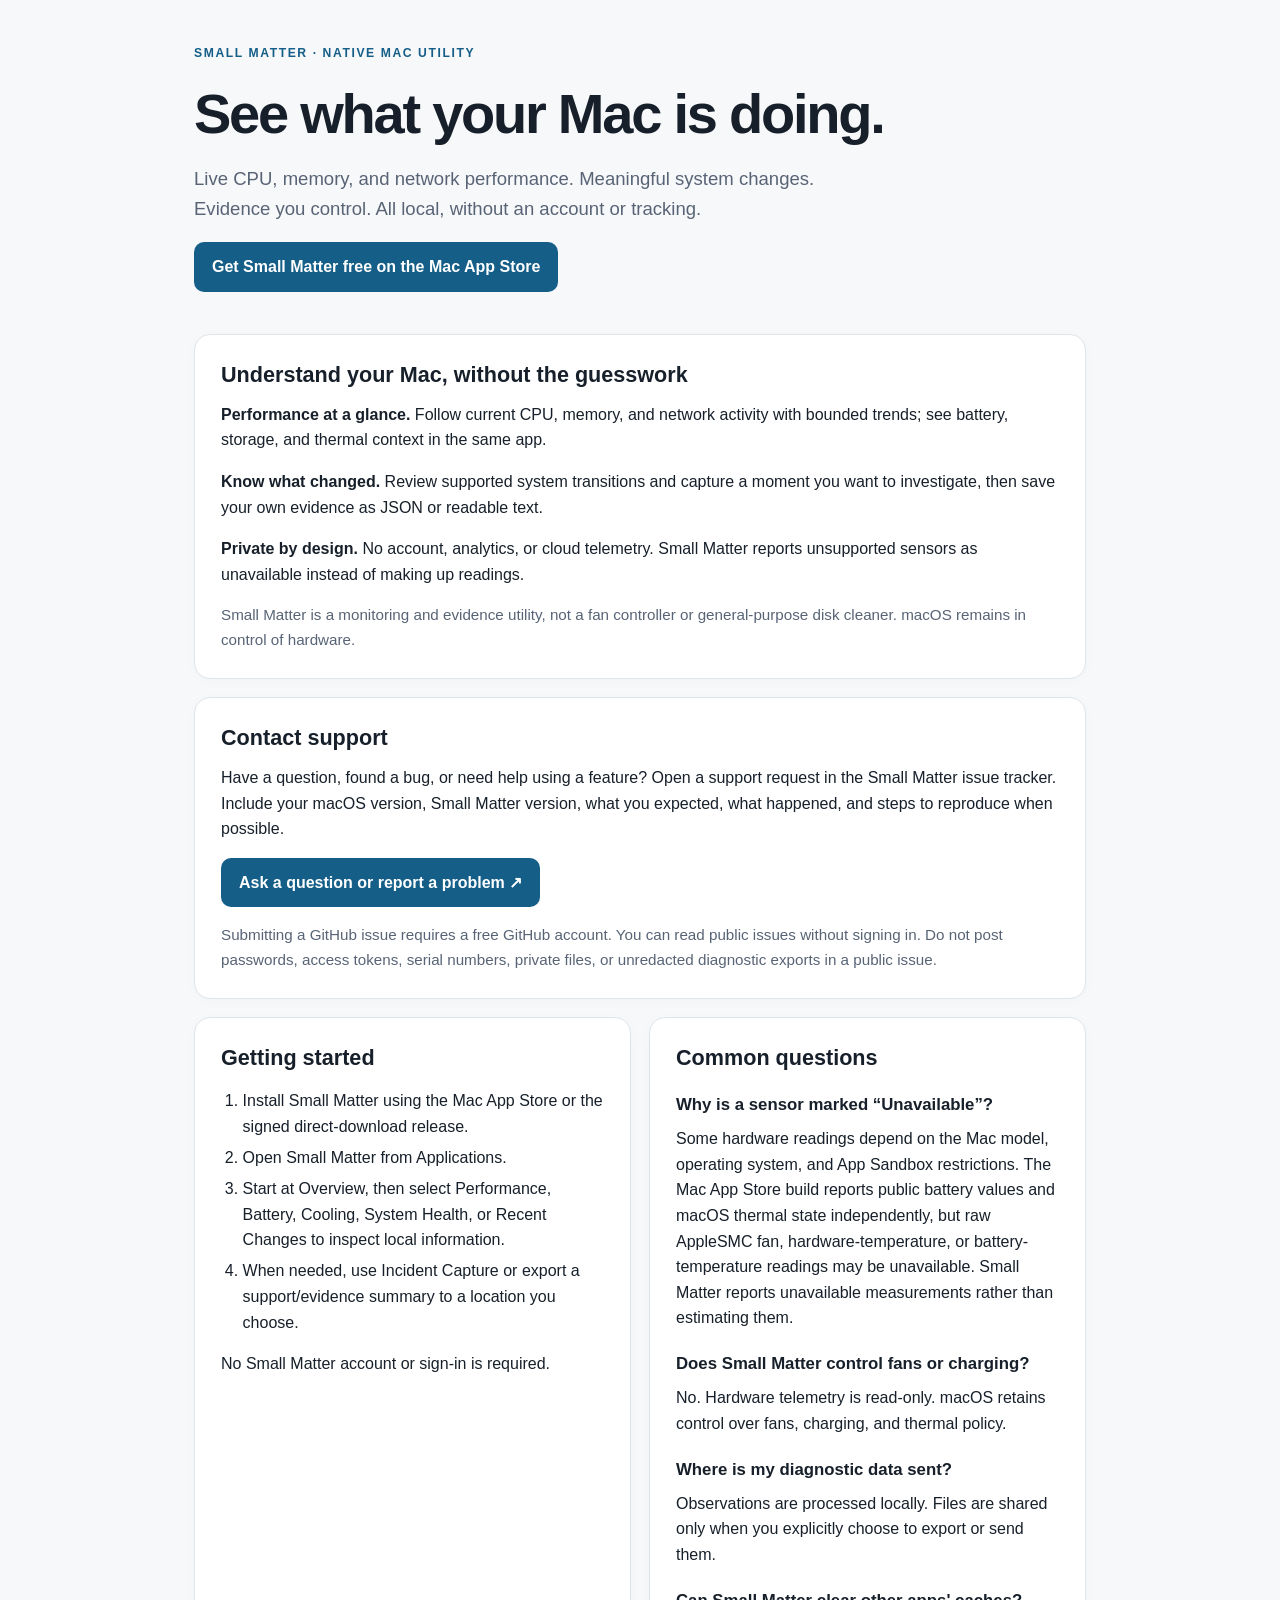
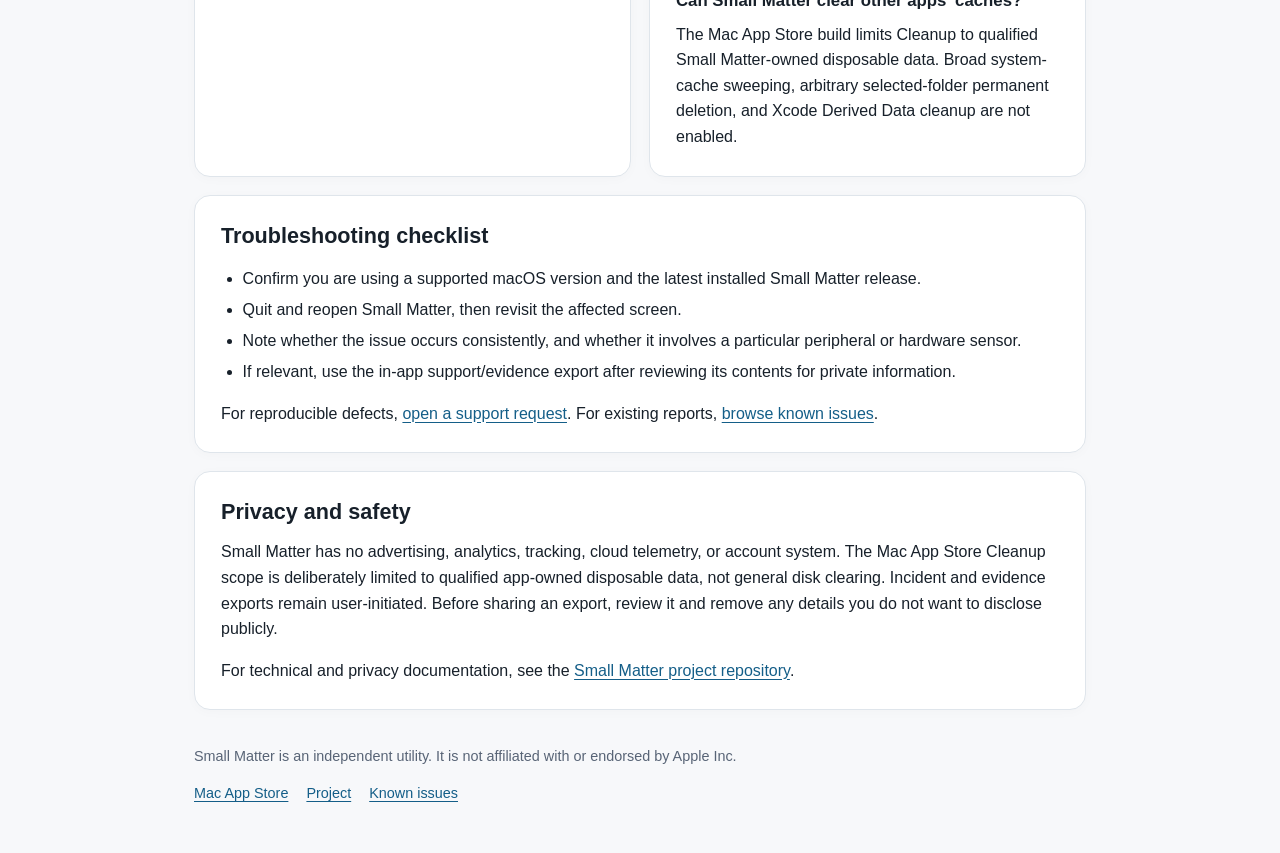
<file: docs/index.html>
<!doctype html>
<html lang="en">
<head>
  <meta charset="utf-8">
  <meta name="viewport" content="width=device-width, initial-scale=1">
  <meta name="description" content="Small Matter is a private, native Mac performance monitor. See CPU, memory and network activity, understand system changes, and find official support.">
  <meta name="color-scheme" content="light dark">
  <meta property="og:type" content="website">
  <meta property="og:title" content="Small Matter — See what your Mac is doing">
  <meta property="og:description" content="A native, privacy-first Mac performance monitor. Live CPU, memory, and network activity, meaningful system changes, and evidence you control.">
  <meta property="og:url" content="https://computeaholic.github.io/small-matter/">
  <meta name="twitter:card" content="summary">
  <title>Small Matter — See what your Mac is doing | Support</title>
  <style>
    :root{font-family:-apple-system,BlinkMacSystemFont,"Segoe UI",sans-serif;color-scheme:light dark;--bg:#f7f8fa;--surface:#fff;--text:#17202a;--muted:#586476;--line:#dfe5eb;--accent:#145e88}
    *{box-sizing:border-box}body{margin:0;background:var(--bg);color:var(--text);line-height:1.6}a{color:var(--accent);text-underline-offset:3px}a:focus-visible{outline:3px solid #5ca4d1;outline-offset:3px}header,main,footer{max-width:940px;margin:auto;padding:0 24px}header{padding-top:44px}.eyebrow{font-weight:700;letter-spacing:.13em;text-transform:uppercase;font-size:.76rem;color:var(--accent)}h1{font-size:clamp(2.25rem,5vw,3.5rem);letter-spacing:-.04em;line-height:1.1;margin:.35em 0}h2{font-size:1.35rem;line-height:1.3;margin:0 0 .6em}h3{font-size:1.05rem;margin:1.2em 0 .2em}p{margin:.45em 0 1em}.lead{font-size:1.16rem;color:var(--muted);max-width:680px}main{padding-top:26px}.grid{display:grid;grid-template-columns:repeat(2,minmax(0,1fr));gap:18px}.panel{background:var(--surface);border:1px solid var(--line);border-radius:16px;padding:26px;margin:0 0 18px;box-shadow:0 2px 12px #00000006}.panel p:last-child{margin-bottom:0}.cta{display:inline-block;background:var(--accent);color:#fff;padding:12px 18px;border-radius:10px;text-decoration:none;font-weight:650}.cta:hover{filter:brightness(.9)}.note{color:var(--muted);font-size:.95rem}ol,ul{padding-left:1.35em}li{margin-bottom:.35em}footer{padding-top:10px;padding-bottom:48px;color:var(--muted);font-size:.9rem}footer a{margin-right:18px}@media(max-width:680px){.grid{grid-template-columns:1fr}header{padding-top:28px}.panel{padding:21px}}@media(prefers-color-scheme:dark){:root{--bg:#10161d;--surface:#19232d;--text:#edf2f7;--muted:#b8c4d0;--line:#324150;--accent:#80cfff}.cta{color:#10202b}}
  </style>
</head>
<body>
<header>
  <div class="eyebrow">Small Matter · Native Mac utility</div>
  <h1>See what your Mac is doing.</h1>
  <p class="lead">Live CPU, memory, and network performance. Meaningful system changes. Evidence you control. All local, without an account or tracking.</p>
  <p><a class="cta" href="https://apps.apple.com/us/app/small-matter/id6819082403">Get Small Matter free on the Mac App Store</a></p>
</header>
<main>
  <section class="panel" aria-labelledby="why"><h2 id="why">Understand your Mac, without the guesswork</h2>
    <p><strong>Performance at a glance.</strong> Follow current CPU, memory, and network activity with bounded trends; see battery, storage, and thermal context in the same app.</p>
    <p><strong>Know what changed.</strong> Review supported system transitions and capture a moment you want to investigate, then save your own evidence as JSON or readable text.</p>
    <p><strong>Private by design.</strong> No account, analytics, or cloud telemetry. Small Matter reports unsupported sensors as unavailable instead of making up readings.</p>
    <p class="note">Small Matter is a monitoring and evidence utility, not a fan controller or general-purpose disk cleaner. macOS remains in control of hardware.</p>
  </section>
  <section class="panel" aria-labelledby="contact">
    <h2 id="contact">Contact support</h2>
    <p>Have a question, found a bug, or need help using a feature? Open a support request in the Small Matter issue tracker. Include your macOS version, Small Matter version, what you expected, what happened, and steps to reproduce when possible.</p>
    <p><a class="cta" href="https://github.com/computeaholic/small-matter/issues/new/choose">Ask a question or report a problem ↗</a></p>
    <p class="note">Submitting a GitHub issue requires a free GitHub account. You can read public issues without signing in. Do not post passwords, access tokens, serial numbers, private files, or unredacted diagnostic exports in a public issue.</p>
  </section>
  <div class="grid">
    <section class="panel" aria-labelledby="start"><h2 id="start">Getting started</h2>
      <ol><li>Install Small Matter using the Mac App Store or the signed direct-download release.</li><li>Open Small Matter from Applications.</li><li>Start at Overview, then select Performance, Battery, Cooling, System Health, or Recent Changes to inspect local information.</li><li>When needed, use Incident Capture or export a support/evidence summary to a location you choose.</li></ol>
      <p>No Small Matter account or sign-in is required.</p>
    </section>
    <section class="panel" aria-labelledby="trouble"><h2 id="trouble">Common questions</h2>
      <h3>Why is a sensor marked “Unavailable”?</h3><p>Some hardware readings depend on the Mac model, operating system, and App Sandbox restrictions. The Mac App Store build reports public battery values and macOS thermal state independently, but raw AppleSMC fan, hardware-temperature, or battery-temperature readings may be unavailable. Small Matter reports unavailable measurements rather than estimating them.</p>
      <h3>Does Small Matter control fans or charging?</h3><p>No. Hardware telemetry is read-only. macOS retains control over fans, charging, and thermal policy.</p>
      <h3>Where is my diagnostic data sent?</h3><p>Observations are processed locally. Files are shared only when you explicitly choose to export or send them.</p>
      <h3>Can Small Matter clear other apps' caches?</h3><p>The Mac App Store build limits Cleanup to qualified Small Matter-owned disposable data. Broad system-cache sweeping, arbitrary selected-folder permanent deletion, and Xcode Derived Data cleanup are not enabled.</p>
    </section>
  </div>
  <section class="panel" aria-labelledby="report"><h2 id="report">Troubleshooting checklist</h2>
    <ul><li>Confirm you are using a supported macOS version and the latest installed Small Matter release.</li><li>Quit and reopen Small Matter, then revisit the affected screen.</li><li>Note whether the issue occurs consistently, and whether it involves a particular peripheral or hardware sensor.</li><li>If relevant, use the in-app support/evidence export after reviewing its contents for private information.</li></ul>
    <p>For reproducible defects, <a href="https://github.com/computeaholic/small-matter/issues/new/choose">open a support request</a>. For existing reports, <a href="https://github.com/computeaholic/small-matter/issues">browse known issues</a>.</p>
  </section>
  <section class="panel" aria-labelledby="privacy"><h2 id="privacy">Privacy and safety</h2>
    <p>Small Matter has no advertising, analytics, tracking, cloud telemetry, or account system. The Mac App Store Cleanup scope is deliberately limited to qualified app-owned disposable data, not general disk clearing. Incident and evidence exports remain user-initiated. Before sharing an export, review it and remove any details you do not want to disclose publicly.</p>
    <p>For technical and privacy documentation, see the <a href="https://github.com/computeaholic/small-matter">Small Matter project repository</a>.</p>
  </section>
</main>
<footer><p>Small Matter is an independent utility. It is not affiliated with or endorsed by Apple Inc.</p><a href="https://apps.apple.com/us/app/small-matter/id6819082403">Mac App Store</a><a href="https://github.com/computeaholic/small-matter">Project</a><a href="https://github.com/computeaholic/small-matter/issues">Known issues</a></footer>
</body></html>
</file>
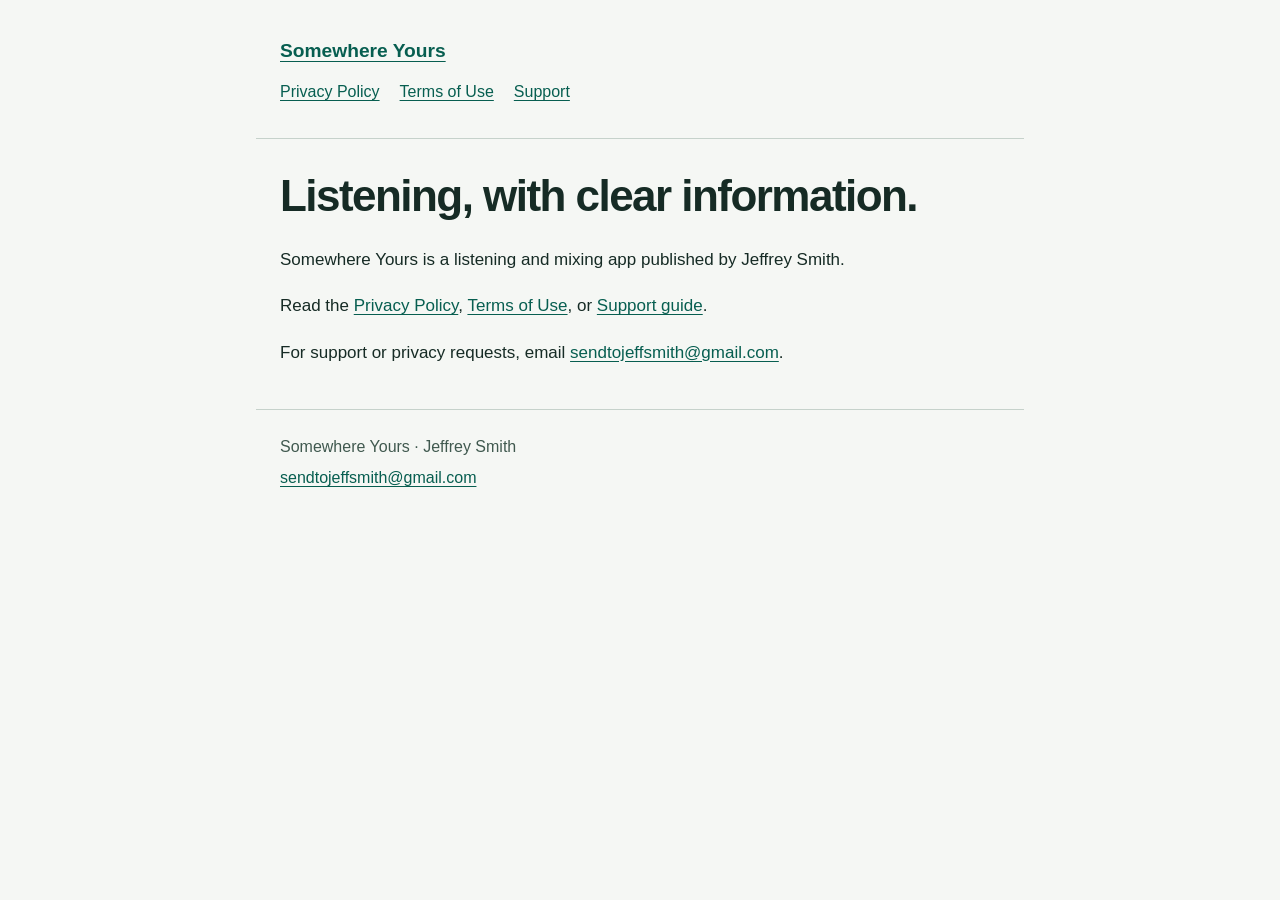
<file: docs/soundscape-studio/index.html>
<!doctype html>
<html lang="en">
<head>
  <meta charset="utf-8">
  <meta name="viewport" content="width=device-width, initial-scale=1">
  <meta name="referrer" content="no-referrer">
  <link rel="icon" href="data:,">
  <meta name="description" content="Somewhere Yours Privacy, terms and support. Publisher: Jeffrey Smith.">
  <title>Privacy, terms and support — Somewhere Yours</title>
  <link rel="stylesheet" href="styles.css?v=7fcf24905c89">
</head>
<body>
  <a class="skip" href="#content">Skip to content</a>
  <header><a class="brand" href="">Somewhere Yours</a><nav aria-label="Information"><a href="privacy/">Privacy Policy</a> <a href="terms/">Terms of Use</a> <a href="support/">Support</a></nav></header>
  <main id="content"><h1>Listening, with clear information.</h1>
<p>Somewhere Yours is a listening and mixing app published by Jeffrey Smith.</p>
<p>Read the <a href="privacy/">Privacy Policy</a>, <a href="terms/">Terms of Use</a>, or <a href="support/">Support guide</a>.</p>
<p>For support or privacy requests, email <a href="mailto:sendtojeffsmith@gmail.com">sendtojeffsmith@gmail.com</a>.</p></main>
  <footer><p>Somewhere Yours · Jeffrey Smith</p><p><a href="mailto:sendtojeffsmith@gmail.com">sendtojeffsmith@gmail.com</a></p></footer>
</body>
</html>
</file>
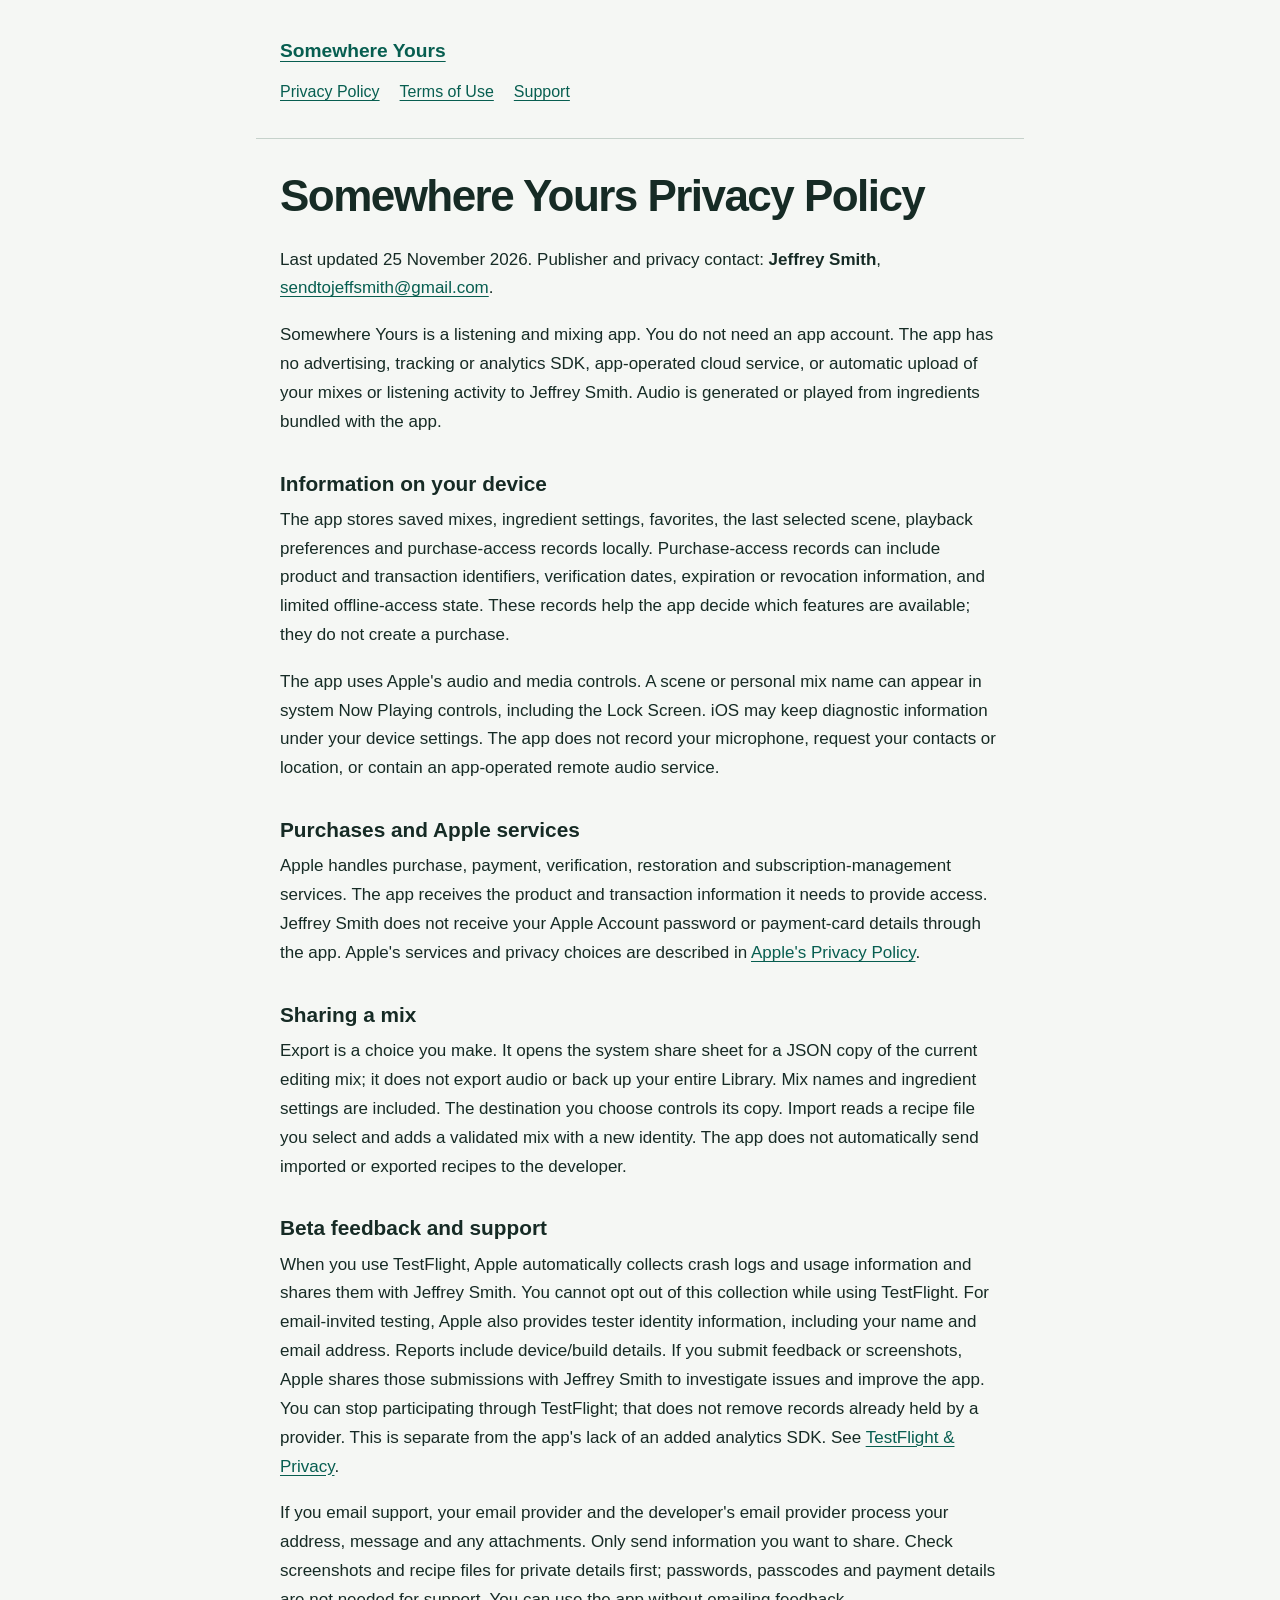
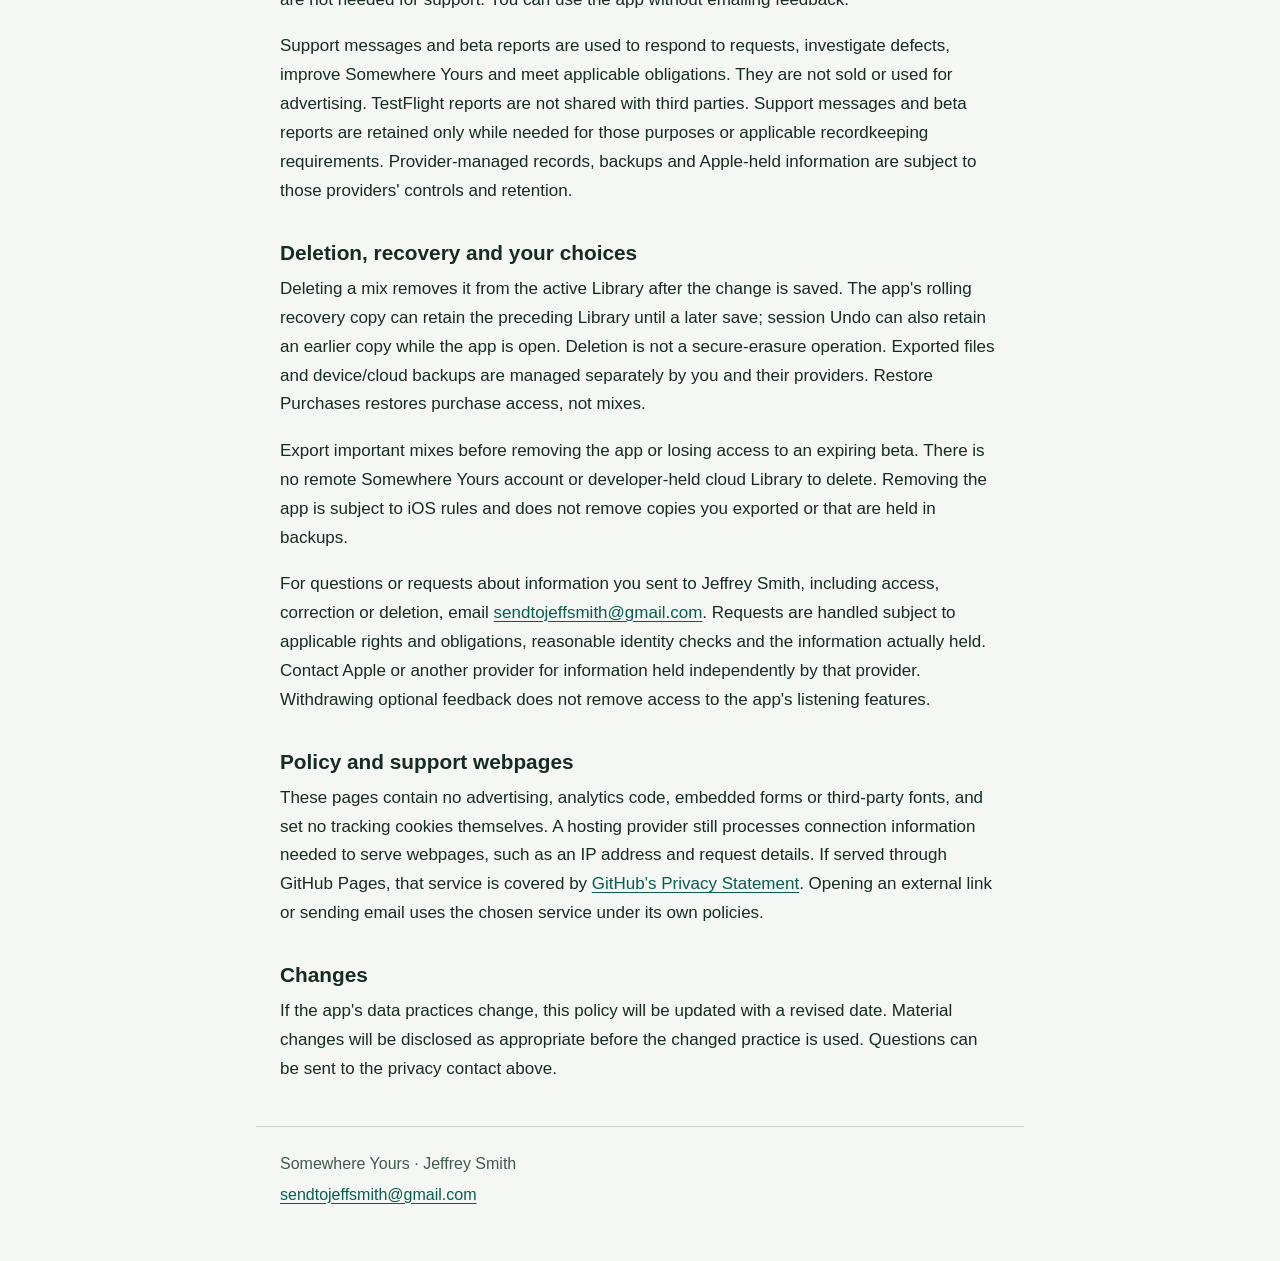
<file: docs/soundscape-studio/privacy/index.html>
<!doctype html>
<html lang="en">
<head>
  <meta charset="utf-8">
  <meta name="viewport" content="width=device-width, initial-scale=1">
  <meta name="referrer" content="no-referrer">
  <link rel="icon" href="data:,">
  <meta name="description" content="Somewhere Yours Privacy Policy. Publisher: Jeffrey Smith.">
  <title>Privacy Policy — Somewhere Yours</title>
  <link rel="stylesheet" href="../styles.css?v=7fcf24905c89">
</head>
<body>
  <a class="skip" href="#content">Skip to content</a>
  <header><a class="brand" href="../">Somewhere Yours</a><nav aria-label="Information"><a href="../privacy/">Privacy Policy</a> <a href="../terms/">Terms of Use</a> <a href="../support/">Support</a></nav></header>
  <main id="content"><h1>Somewhere Yours Privacy Policy</h1>
<p>Last updated 25 November 2026. Publisher and privacy contact: <strong>Jeffrey Smith</strong>, <a href="mailto:sendtojeffsmith@gmail.com?subject=Somewhere%20Yours%20privacy">sendtojeffsmith@gmail.com</a>.</p>
<p>Somewhere Yours is a listening and mixing app. You do not need an app account. The app has no advertising, tracking or analytics SDK, app-operated cloud service, or automatic upload of your mixes or listening activity to Jeffrey Smith. Audio is generated or played from ingredients bundled with the app.</p>
<h2>Information on your device</h2>
<p>The app stores saved mixes, ingredient settings, favorites, the last selected scene, playback preferences and purchase-access records locally. Purchase-access records can include product and transaction identifiers, verification dates, expiration or revocation information, and limited offline-access state. These records help the app decide which features are available; they do not create a purchase.</p>
<p>The app uses Apple&#x27;s audio and media controls. A scene or personal mix name can appear in system Now Playing controls, including the Lock Screen. iOS may keep diagnostic information under your device settings. The app does not record your microphone, request your contacts or location, or contain an app-operated remote audio service.</p>
<h2>Purchases and Apple services</h2>
<p>Apple handles purchase, payment, verification, restoration and subscription-management services. The app receives the product and transaction information it needs to provide access. Jeffrey Smith does not receive your Apple Account password or payment-card details through the app. Apple&#x27;s services and privacy choices are described in <a href="https://www.apple.com/legal/privacy/">Apple&#x27;s Privacy Policy</a>.</p>
<h2>Sharing a mix</h2>
<p>Export is a choice you make. It opens the system share sheet for a JSON copy of the current editing mix; it does not export audio or back up your entire Library. Mix names and ingredient settings are included. The destination you choose controls its copy. Import reads a recipe file you select and adds a validated mix with a new identity. The app does not automatically send imported or exported recipes to the developer.</p>
<h2>Beta feedback and support</h2>
<p>When you use TestFlight, Apple automatically collects crash logs and usage information and shares them with Jeffrey Smith. You cannot opt out of this collection while using TestFlight. For email-invited testing, Apple also provides tester identity information, including your name and email address. Reports include device/build details. If you submit feedback or screenshots, Apple shares those submissions with Jeffrey Smith to investigate issues and improve the app. You can stop participating through TestFlight; that does not remove records already held by a provider. This is separate from the app&#x27;s lack of an added analytics SDK. See <a href="https://www.apple.com/legal/privacy/data/en/test-flight/">TestFlight &amp; Privacy</a>.</p>
<p>If you email support, your email provider and the developer&#x27;s email provider process your address, message and any attachments. Only send information you want to share. Check screenshots and recipe files for private details first; passwords, passcodes and payment details are not needed for support. You can use the app without emailing feedback.</p>
<p>Support messages and beta reports are used to respond to requests, investigate defects, improve Somewhere Yours and meet applicable obligations. They are not sold or used for advertising. TestFlight reports are not shared with third parties. Support messages and beta reports are retained only while needed for those purposes or applicable recordkeeping requirements. Provider-managed records, backups and Apple-held information are subject to those providers&#x27; controls and retention.</p>
<h2>Deletion, recovery and your choices</h2>
<p>Deleting a mix removes it from the active Library after the change is saved. The app&#x27;s rolling recovery copy can retain the preceding Library until a later save; session Undo can also retain an earlier copy while the app is open. Deletion is not a secure-erasure operation. Exported files and device/cloud backups are managed separately by you and their providers. Restore Purchases restores purchase access, not mixes.</p>
<p>Export important mixes before removing the app or losing access to an expiring beta. There is no remote Somewhere Yours account or developer-held cloud Library to delete. Removing the app is subject to iOS rules and does not remove copies you exported or that are held in backups.</p>
<p>For questions or requests about information you sent to Jeffrey Smith, including access, correction or deletion, email <a href="mailto:sendtojeffsmith@gmail.com?subject=Somewhere%20Yours%20privacy">sendtojeffsmith@gmail.com</a>. Requests are handled subject to applicable rights and obligations, reasonable identity checks and the information actually held. Contact Apple or another provider for information held independently by that provider. Withdrawing optional feedback does not remove access to the app&#x27;s listening features.</p>
<h2>Policy and support webpages</h2>
<p>These pages contain no advertising, analytics code, embedded forms or third-party fonts, and set no tracking cookies themselves. A hosting provider still processes connection information needed to serve webpages, such as an IP address and request details. If served through GitHub Pages, that service is covered by <a href="https://docs.github.com/en/site-policy/privacy-policies/github-general-privacy-statement">GitHub&#x27;s Privacy Statement</a>. Opening an external link or sending email uses the chosen service under its own policies.</p>
<h2>Changes</h2>
<p>If the app&#x27;s data practices change, this policy will be updated with a revised date. Material changes will be disclosed as appropriate before the changed practice is used. Questions can be sent to the privacy contact above.</p></main>
  <footer><p>Somewhere Yours · Jeffrey Smith</p><p><a href="mailto:sendtojeffsmith@gmail.com">sendtojeffsmith@gmail.com</a></p></footer>
</body>
</html>
</file>
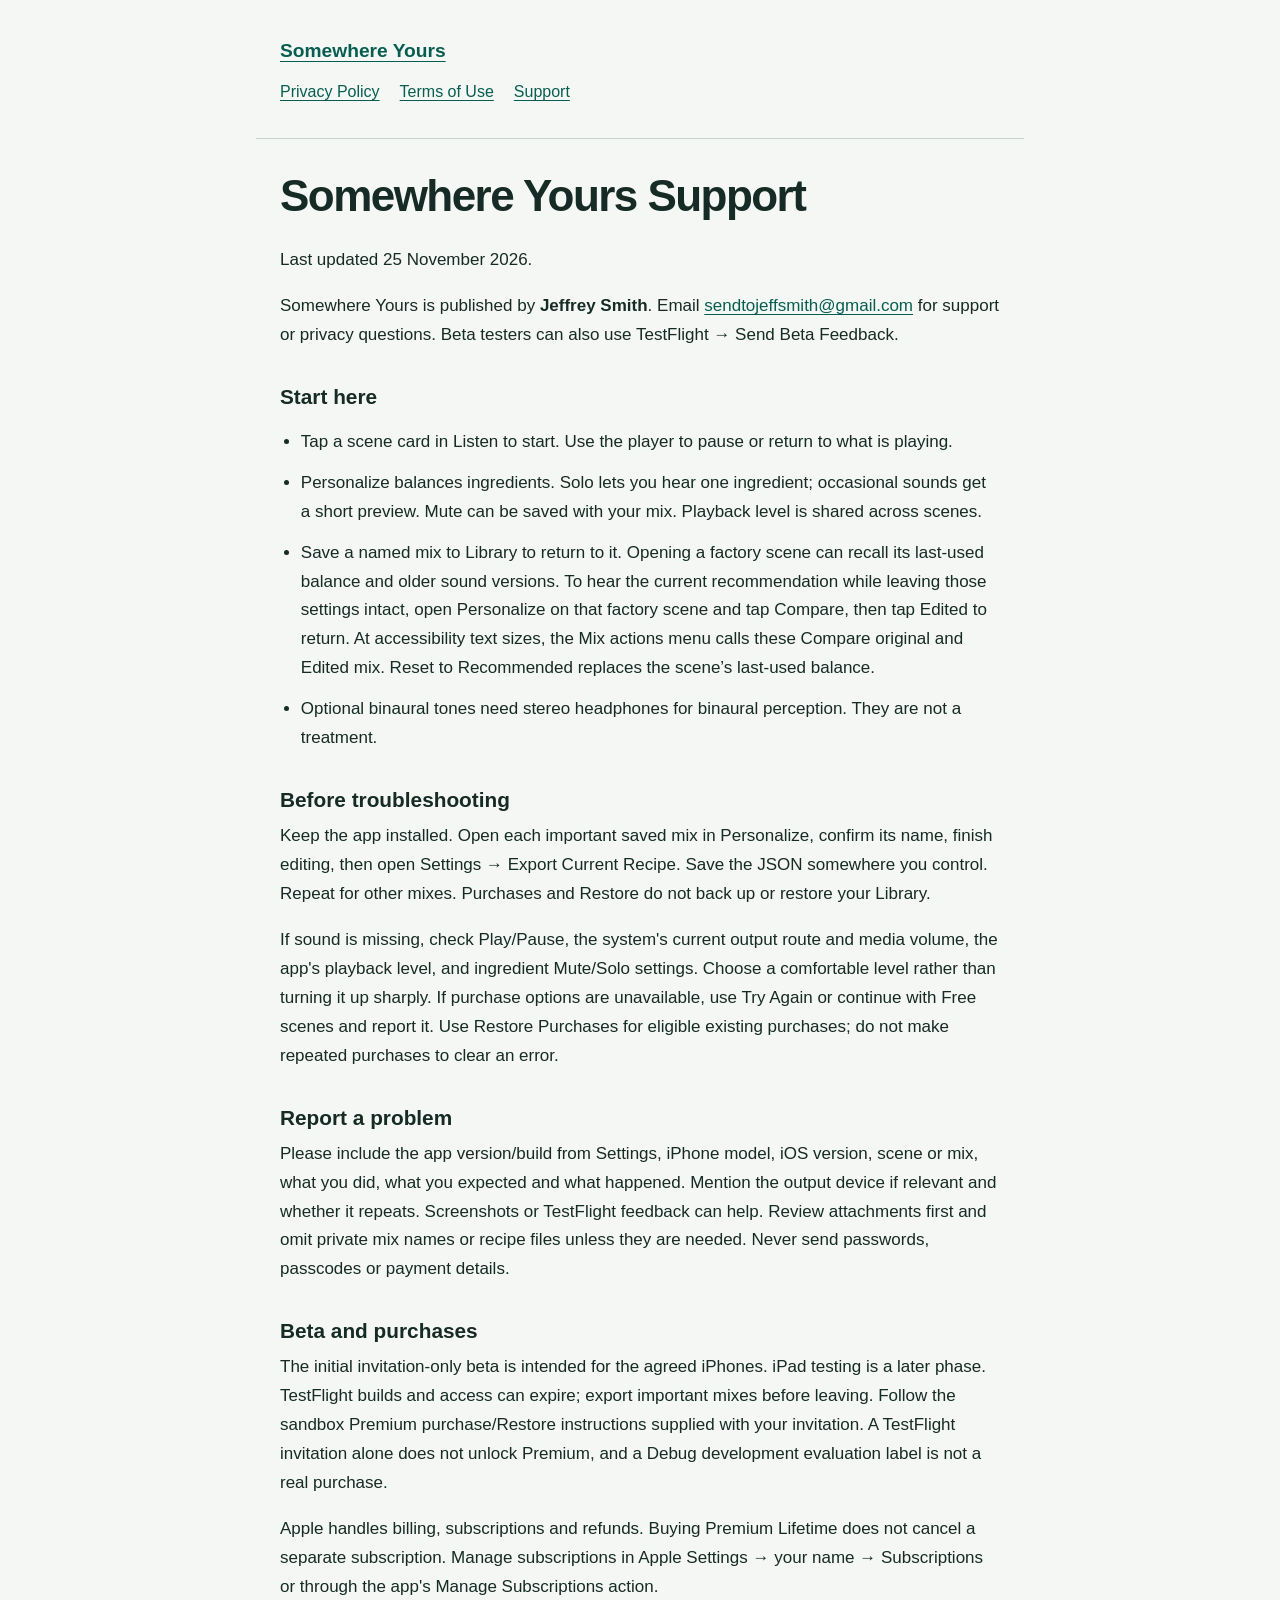
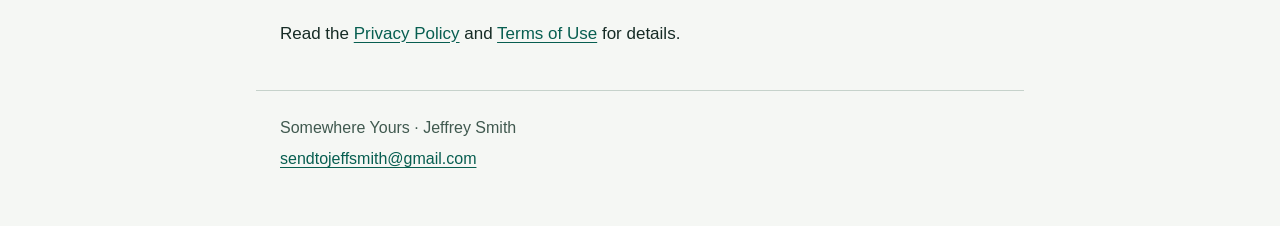
<file: docs/soundscape-studio/support/index.html>
<!doctype html>
<html lang="en">
<head>
  <meta charset="utf-8">
  <meta name="viewport" content="width=device-width, initial-scale=1">
  <meta name="referrer" content="no-referrer">
  <link rel="icon" href="data:,">
  <meta name="description" content="Somewhere Yours Support. Publisher: Jeffrey Smith.">
  <title>Support — Somewhere Yours</title>
  <link rel="stylesheet" href="../styles.css?v=7fcf24905c89">
</head>
<body>
  <a class="skip" href="#content">Skip to content</a>
  <header><a class="brand" href="../">Somewhere Yours</a><nav aria-label="Information"><a href="../privacy/">Privacy Policy</a> <a href="../terms/">Terms of Use</a> <a href="../support/">Support</a></nav></header>
  <main id="content"><h1>Somewhere Yours Support</h1>
<p>Last updated 25 November 2026.</p>
<p>Somewhere Yours is published by <strong>Jeffrey Smith</strong>. Email <a href="mailto:sendtojeffsmith@gmail.com?subject=Somewhere%20Yours%20support">sendtojeffsmith@gmail.com</a> for support or privacy questions. Beta testers can also use TestFlight → Send Beta Feedback.</p>
<h2>Start here</h2>
<ul><li>Tap a scene card in Listen to start. Use the player to pause or return to what is playing.</li><li>Personalize balances ingredients. Solo lets you hear one ingredient; occasional sounds get a short preview. Mute can be saved with your mix. Playback level is shared across scenes.</li><li>Save a named mix to Library to return to it. Opening a factory scene can recall its last-used balance and older sound versions. To hear the current recommendation while leaving those settings intact, open Personalize on that factory scene and tap Compare, then tap Edited to return. At accessibility text sizes, the Mix actions menu calls these Compare original and Edited mix. Reset to Recommended replaces the scene’s last-used balance.</li><li>Optional binaural tones need stereo headphones for binaural perception. They are not a treatment.</li></ul>
<h2>Before troubleshooting</h2>
<p>Keep the app installed. Open each important saved mix in Personalize, confirm its name, finish editing, then open Settings → Export Current Recipe. Save the JSON somewhere you control. Repeat for other mixes. Purchases and Restore do not back up or restore your Library.</p>
<p>If sound is missing, check Play/Pause, the system&#x27;s current output route and media volume, the app&#x27;s playback level, and ingredient Mute/Solo settings. Choose a comfortable level rather than turning it up sharply. If purchase options are unavailable, use Try Again or continue with Free scenes and report it. Use Restore Purchases for eligible existing purchases; do not make repeated purchases to clear an error.</p>
<h2>Report a problem</h2>
<p>Please include the app version/build from Settings, iPhone model, iOS version, scene or mix, what you did, what you expected and what happened. Mention the output device if relevant and whether it repeats. Screenshots or TestFlight feedback can help. Review attachments first and omit private mix names or recipe files unless they are needed. Never send passwords, passcodes or payment details.</p>
<h2>Beta and purchases</h2>
<p>The initial invitation-only beta is intended for the agreed iPhones. iPad testing is a later phase. TestFlight builds and access can expire; export important mixes before leaving. Follow the sandbox Premium purchase/Restore instructions supplied with your invitation. A TestFlight invitation alone does not unlock Premium, and a Debug development evaluation label is not a real purchase.</p>
<p>Apple handles billing, subscriptions and refunds. Buying Premium Lifetime does not cancel a separate subscription. Manage subscriptions in Apple Settings → your name → Subscriptions or through the app&#x27;s Manage Subscriptions action.</p>
<p>Read the <a href="../privacy/">Privacy Policy</a> and <a href="../terms/">Terms of Use</a> for details.</p></main>
  <footer><p>Somewhere Yours · Jeffrey Smith</p><p><a href="mailto:sendtojeffsmith@gmail.com">sendtojeffsmith@gmail.com</a></p></footer>
</body>
</html>
</file>
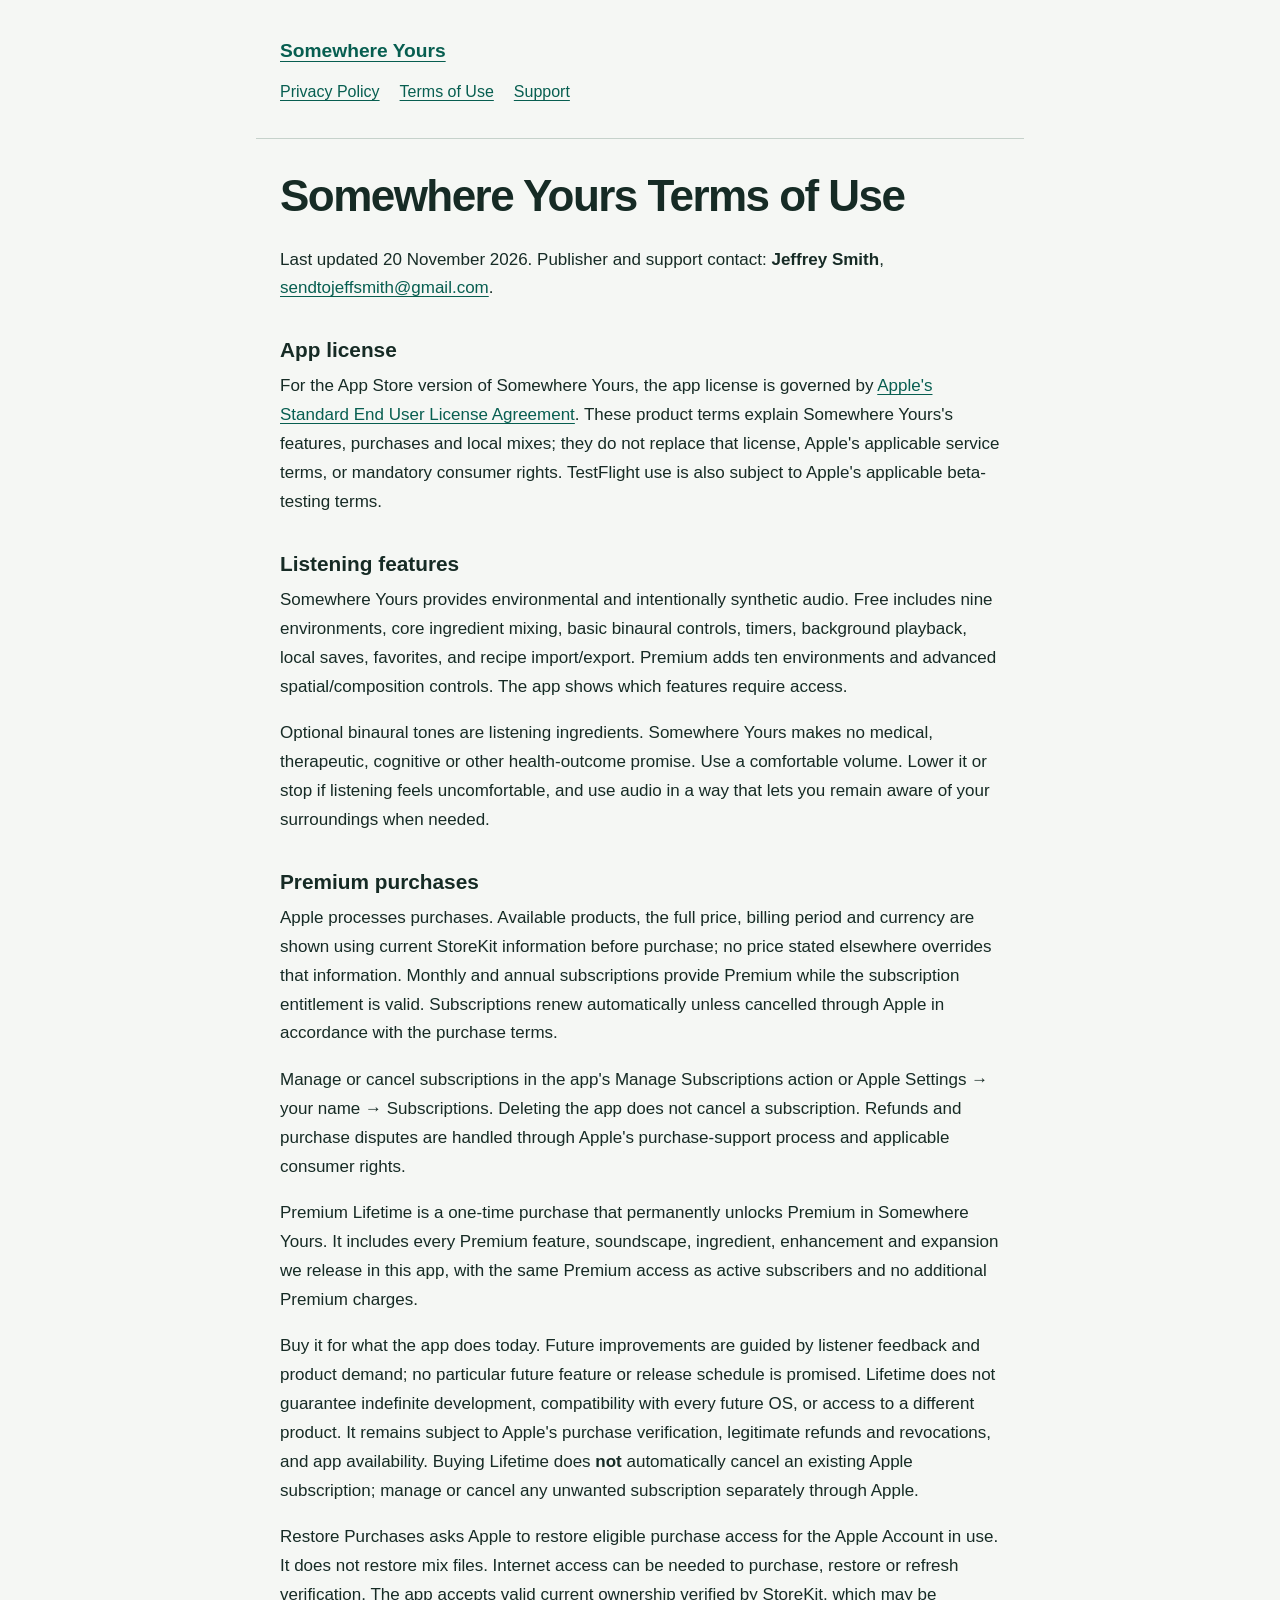
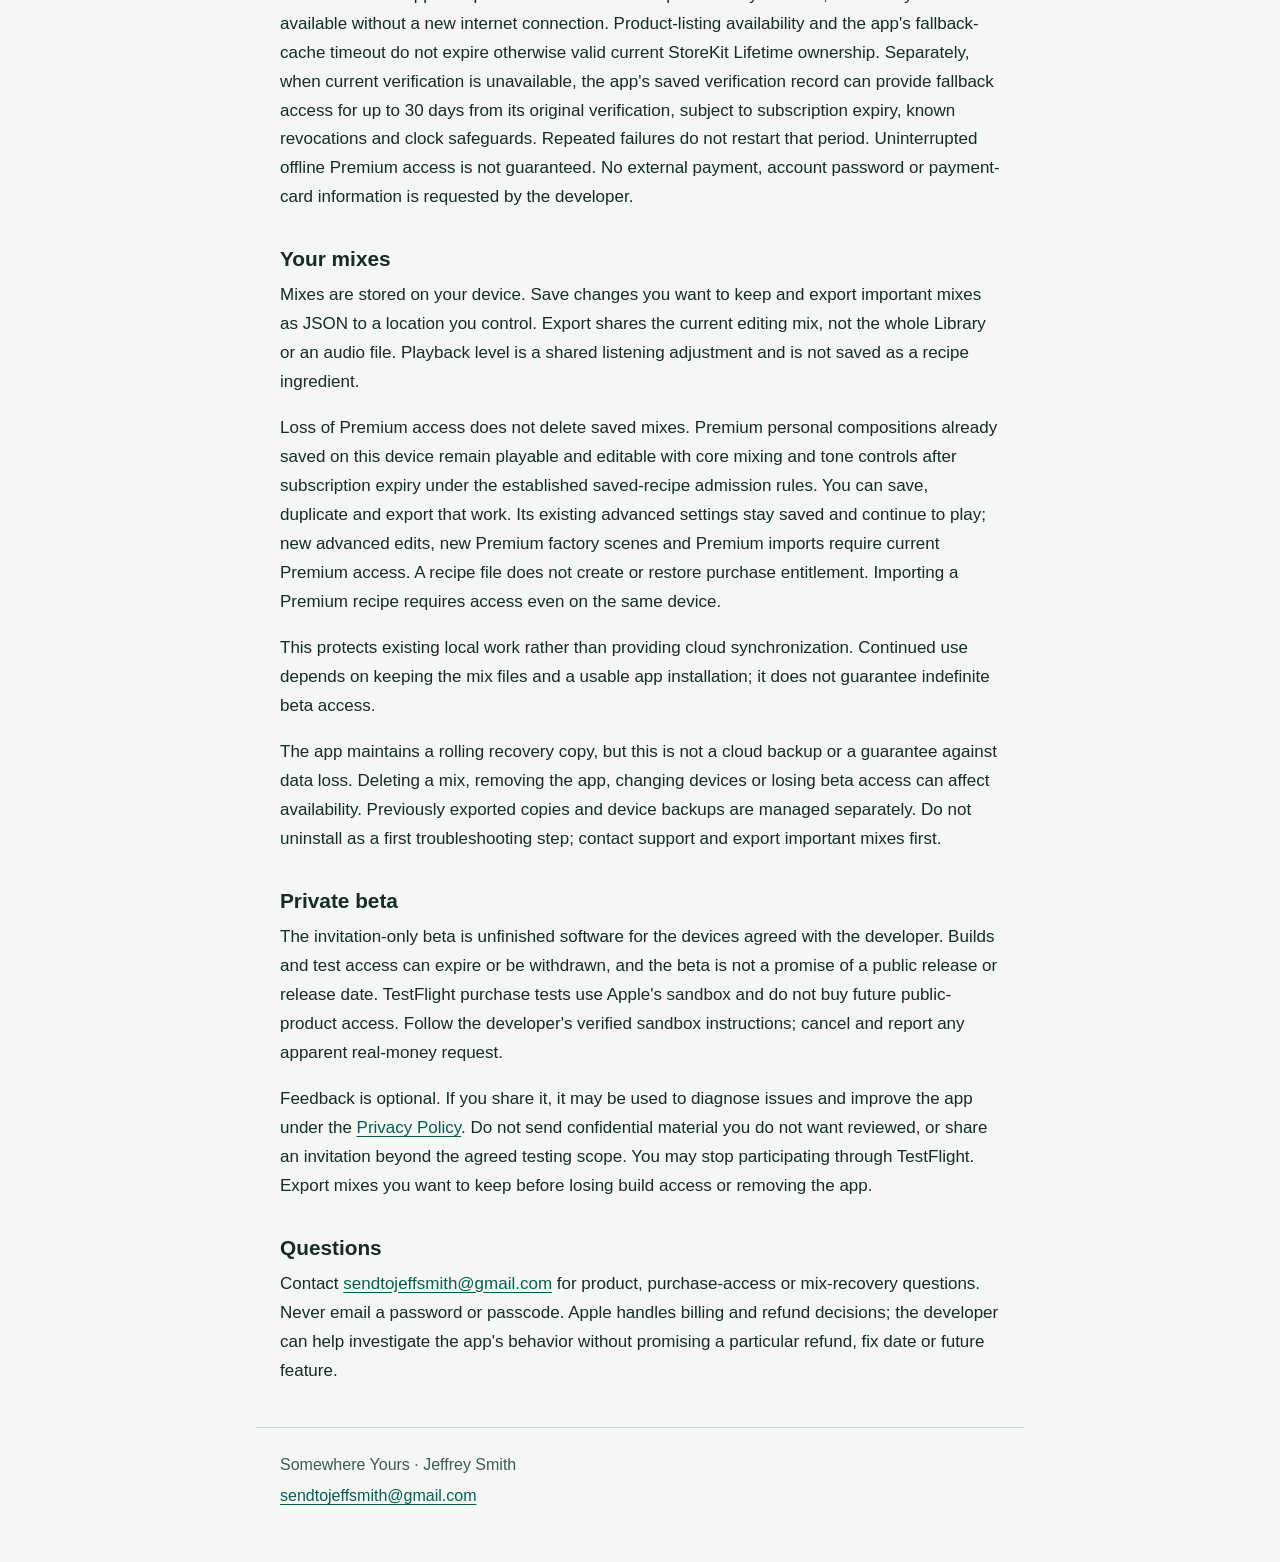
<file: docs/soundscape-studio/terms/index.html>
<!doctype html>
<html lang="en">
<head>
  <meta charset="utf-8">
  <meta name="viewport" content="width=device-width, initial-scale=1">
  <meta name="referrer" content="no-referrer">
  <link rel="icon" href="data:,">
  <meta name="description" content="Somewhere Yours Terms of Use. Publisher: Jeffrey Smith.">
  <title>Terms of Use — Somewhere Yours</title>
  <link rel="stylesheet" href="../styles.css?v=7fcf24905c89">
</head>
<body>
  <a class="skip" href="#content">Skip to content</a>
  <header><a class="brand" href="../">Somewhere Yours</a><nav aria-label="Information"><a href="../privacy/">Privacy Policy</a> <a href="../terms/">Terms of Use</a> <a href="../support/">Support</a></nav></header>
  <main id="content"><h1>Somewhere Yours Terms of Use</h1>
<p>Last updated 20 November 2026. Publisher and support contact: <strong>Jeffrey Smith</strong>, <a href="mailto:sendtojeffsmith@gmail.com?subject=Somewhere%20Yours%20support">sendtojeffsmith@gmail.com</a>.</p>
<h2>App license</h2>
<p>For the App Store version of Somewhere Yours, the app license is governed by <a href="https://www.apple.com/legal/internet-services/itunes/dev/stdeula/">Apple&#x27;s Standard End User License Agreement</a>. These product terms explain Somewhere Yours&#x27;s features, purchases and local mixes; they do not replace that license, Apple&#x27;s applicable service terms, or mandatory consumer rights. TestFlight use is also subject to Apple&#x27;s applicable beta-testing terms.</p>
<h2>Listening features</h2>
<p>Somewhere Yours provides environmental and intentionally synthetic audio. Free includes nine environments, core ingredient mixing, basic binaural controls, timers, background playback, local saves, favorites, and recipe import/export. Premium adds ten environments and advanced spatial/composition controls. The app shows which features require access.</p>
<p>Optional binaural tones are listening ingredients. Somewhere Yours makes no medical, therapeutic, cognitive or other health-outcome promise. Use a comfortable volume. Lower it or stop if listening feels uncomfortable, and use audio in a way that lets you remain aware of your surroundings when needed.</p>
<h2>Premium purchases</h2>
<p>Apple processes purchases. Available products, the full price, billing period and currency are shown using current StoreKit information before purchase; no price stated elsewhere overrides that information. Monthly and annual subscriptions provide Premium while the subscription entitlement is valid. Subscriptions renew automatically unless cancelled through Apple in accordance with the purchase terms.</p>
<p>Manage or cancel subscriptions in the app&#x27;s Manage Subscriptions action or Apple Settings → your name → Subscriptions. Deleting the app does not cancel a subscription. Refunds and purchase disputes are handled through Apple&#x27;s purchase-support process and applicable consumer rights.</p>
<p>Premium Lifetime is a one-time purchase that permanently unlocks Premium in Somewhere Yours. It includes every Premium feature, soundscape, ingredient, enhancement and expansion we release in this app, with the same Premium access as active subscribers and no additional Premium charges.</p>
<p>Buy it for what the app does today. Future improvements are guided by listener feedback and product demand; no particular future feature or release schedule is promised. Lifetime does not guarantee indefinite development, compatibility with every future OS, or access to a different product. It remains subject to Apple&#x27;s purchase verification, legitimate refunds and revocations, and app availability. Buying Lifetime does <strong>not</strong> automatically cancel an existing Apple subscription; manage or cancel any unwanted subscription separately through Apple.</p>
<p>Restore Purchases asks Apple to restore eligible purchase access for the Apple Account in use. It does not restore mix files. Internet access can be needed to purchase, restore or refresh verification. The app accepts valid current ownership verified by StoreKit, which may be available without a new internet connection. Product-listing availability and the app&#x27;s fallback-cache timeout do not expire otherwise valid current StoreKit Lifetime ownership. Separately, when current verification is unavailable, the app&#x27;s saved verification record can provide fallback access for up to 30 days from its original verification, subject to subscription expiry, known revocations and clock safeguards. Repeated failures do not restart that period. Uninterrupted offline Premium access is not guaranteed. No external payment, account password or payment-card information is requested by the developer.</p>
<h2>Your mixes</h2>
<p>Mixes are stored on your device. Save changes you want to keep and export important mixes as JSON to a location you control. Export shares the current editing mix, not the whole Library or an audio file. Playback level is a shared listening adjustment and is not saved as a recipe ingredient.</p>
<p>Loss of Premium access does not delete saved mixes. Premium personal compositions already saved on this device remain playable and editable with core mixing and tone controls after subscription expiry under the established saved-recipe admission rules. You can save, duplicate and export that work. Its existing advanced settings stay saved and continue to play; new advanced edits, new Premium factory scenes and Premium imports require current Premium access. A recipe file does not create or restore purchase entitlement. Importing a Premium recipe requires access even on the same device.</p>
<p>This protects existing local work rather than providing cloud synchronization. Continued use depends on keeping the mix files and a usable app installation; it does not guarantee indefinite beta access.</p>
<p>The app maintains a rolling recovery copy, but this is not a cloud backup or a guarantee against data loss. Deleting a mix, removing the app, changing devices or losing beta access can affect availability. Previously exported copies and device backups are managed separately. Do not uninstall as a first troubleshooting step; contact support and export important mixes first.</p>
<h2>Private beta</h2>
<p>The invitation-only beta is unfinished software for the devices agreed with the developer. Builds and test access can expire or be withdrawn, and the beta is not a promise of a public release or release date. TestFlight purchase tests use Apple&#x27;s sandbox and do not buy future public-product access. Follow the developer&#x27;s verified sandbox instructions; cancel and report any apparent real-money request.</p>
<p>Feedback is optional. If you share it, it may be used to diagnose issues and improve the app under the <a href="../privacy/">Privacy Policy</a>. Do not send confidential material you do not want reviewed, or share an invitation beyond the agreed testing scope. You may stop participating through TestFlight. Export mixes you want to keep before losing build access or removing the app.</p>
<h2>Questions</h2>
<p>Contact <a href="mailto:sendtojeffsmith@gmail.com?subject=Somewhere%20Yours%20support">sendtojeffsmith@gmail.com</a> for product, purchase-access or mix-recovery questions. Never email a password or passcode. Apple handles billing and refund decisions; the developer can help investigate the app&#x27;s behavior without promising a particular refund, fix date or future feature.</p></main>
  <footer><p>Somewhere Yours · Jeffrey Smith</p><p><a href="mailto:sendtojeffsmith@gmail.com">sendtojeffsmith@gmail.com</a></p></footer>
</body>
</html>
</file>
<file: docs/soundscape-studio/styles.css>
:root {
  color-scheme: light dark;
  font-family: -apple-system, BlinkMacSystemFont, "Segoe UI", sans-serif;
  font-size: 100%;
  --background: #f5f7f4;
  --text: #162b25;
  --muted: #40594f;
  --link: #075e50;
  --line: #c6d2cb;
}
* { box-sizing: border-box; }
body { margin: 0; background: var(--background); color: var(--text); }
header, main, footer { width: min(100%, 48rem); margin-inline: auto; padding: 1.5rem; }
header { padding-top: 2.5rem; border-bottom: 1px solid var(--line); }
.brand { display: inline-block; font-weight: 700; font-size: 1.2rem; }
nav { display: flex; flex-wrap: wrap; gap: .25rem 1.25rem; margin-top: .5rem; }
nav a { display: inline-flex; align-items: center; min-height: 2.75rem; }
a { color: var(--link); text-underline-offset: .2em; overflow-wrap: anywhere; }
a:focus-visible { outline: 3px solid var(--link); outline-offset: 4px; border-radius: 2px; }
main { font-size: 1.0625rem; line-height: 1.7; overflow-wrap: anywhere; }
h1 { font-size: clamp(2rem, 6vw, 2.75rem); line-height: 1.15; letter-spacing: -.035em; margin: .5rem 0 1.5rem; overflow-wrap: anywhere; }
h2 { font-size: 1.3rem; line-height: 1.4; margin: 2rem 0 .5rem; overflow-wrap: anywhere; }
p { margin: 0 0 1.1rem; }
ul { padding-left: 1.3rem; }
li { margin-bottom: .75rem; }
footer { border-top: 1px solid var(--line); color: var(--muted); line-height: 1.6; padding-bottom: 3rem; }
footer p { margin-bottom: .35rem; }
.skip { position: absolute; top: -8rem; left: 1rem; padding: .75rem; background: var(--background); }
.skip:focus { top: 1rem; }
@media (prefers-color-scheme: dark) {
  :root { --background: #101b18; --text: #e6efeb; --muted: #b9cbc2; --link: #8be2c4; --line: #3a5147; }
}
@media print {
  :root { color-scheme: light; --background: white; --text: black; --link: black; }
  header, footer { display: none; }
  main { width: 100%; padding: 0; font-size: 11pt; }
  h2 { break-after: avoid; }
}
</file>
